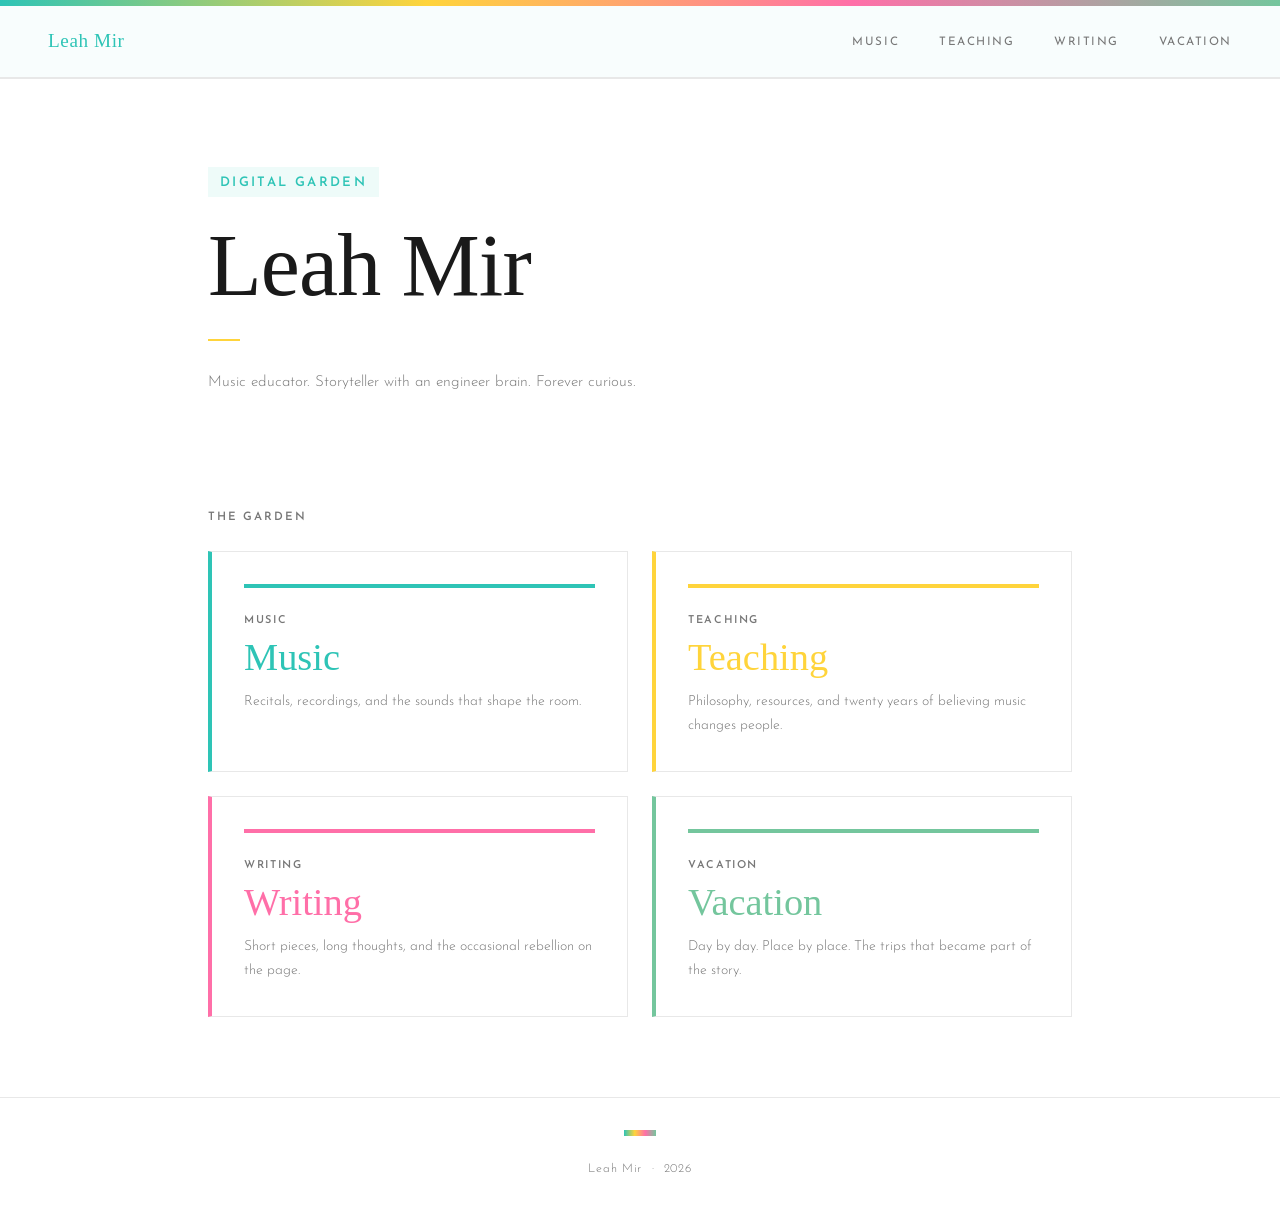
<file: index.html>
<!DOCTYPE html>
<html lang="en">
<head>
  <meta charset="UTF-8">
  <meta name="viewport" content="width=device-width, initial-scale=1.0">
  <title>Leah Mir</title>
  <meta name="description" content="Leah Mir — Music educator, storyteller, digital garden.">
  <link rel="stylesheet" href="style.css">
</head>
<body>

  <!-- Gradient bar (Turquoise → Yellow → Pink → Green) -->
  <div class="gradient-bar"></div>

  <!-- Navigation — built from site-config.js -->
  <nav class="site-nav">
    <a href="index.html" class="site-nav__logo">Leah Mir</a>
    <ul class="site-nav__links" id="nav-links"></ul>
  </nav>

  <!-- Hero -->
  <main class="page-wrap">
    <section class="hero">
      <p class="hero__eyebrow">Digital Garden</p>
      <h1 class="hero__name" id="hero-name"></h1>
      <span class="yellow-rule" style="margin-top:1.75rem;"></span>
      <p class="hero__tagline" id="hero-tagline"></p>
    </section>

    <!-- Section cards — built from site-config.js -->
    <p class="sections-label">The Garden</p>
    <div class="section-grid" id="section-grid"></div>
  </main>

  <!-- Footer -->
  <footer class="site-footer">
    <div class="gradient-bar"></div>
    <p style="margin-top:1.5rem;">Leah Mir &nbsp;&middot;&nbsp; <span id="footer-year"></span></p>
  </footer>

  <!-- Site config must load before the inline script runs -->
  <script src="site-config.js"></script>
  <script>
    (function () {
      const { name, tagline, sections } = SITE_CONFIG;

      // Hero
      document.getElementById('hero-name').textContent    = name;
      document.getElementById('hero-tagline').textContent = tagline;
      document.getElementById('footer-year').textContent  = new Date().getFullYear();

      // Navigation
      const navEl = document.getElementById('nav-links');
      sections.forEach(function (s) {
        var li = document.createElement('li');
        var a  = document.createElement('a');
        a.href        = s.href;
        a.textContent = s.title;
        li.appendChild(a);
        navEl.appendChild(li);
      });

      // Section cards
      var gridEl = document.getElementById('section-grid');
      sections.forEach(function (s) {
        var card = document.createElement('a');
        card.href      = s.href;
        card.className = 'section-card';
        card.style.borderLeft = '4px solid ' + s.accent;
        card.innerHTML =
          '<span class="section-card__bar" style="background:' + s.accent + '"></span>' +
          '<p class="section-card__label">' + s.title + '</p>' +
          '<h2 class="section-card__title" style="color:' + s.accent + '">' + s.title + '</h2>' +
          '<p class="section-card__desc">' + s.description + '</p>';
        gridEl.appendChild(card);
      });
    })();
  </script>

</body>
</html>
</file>
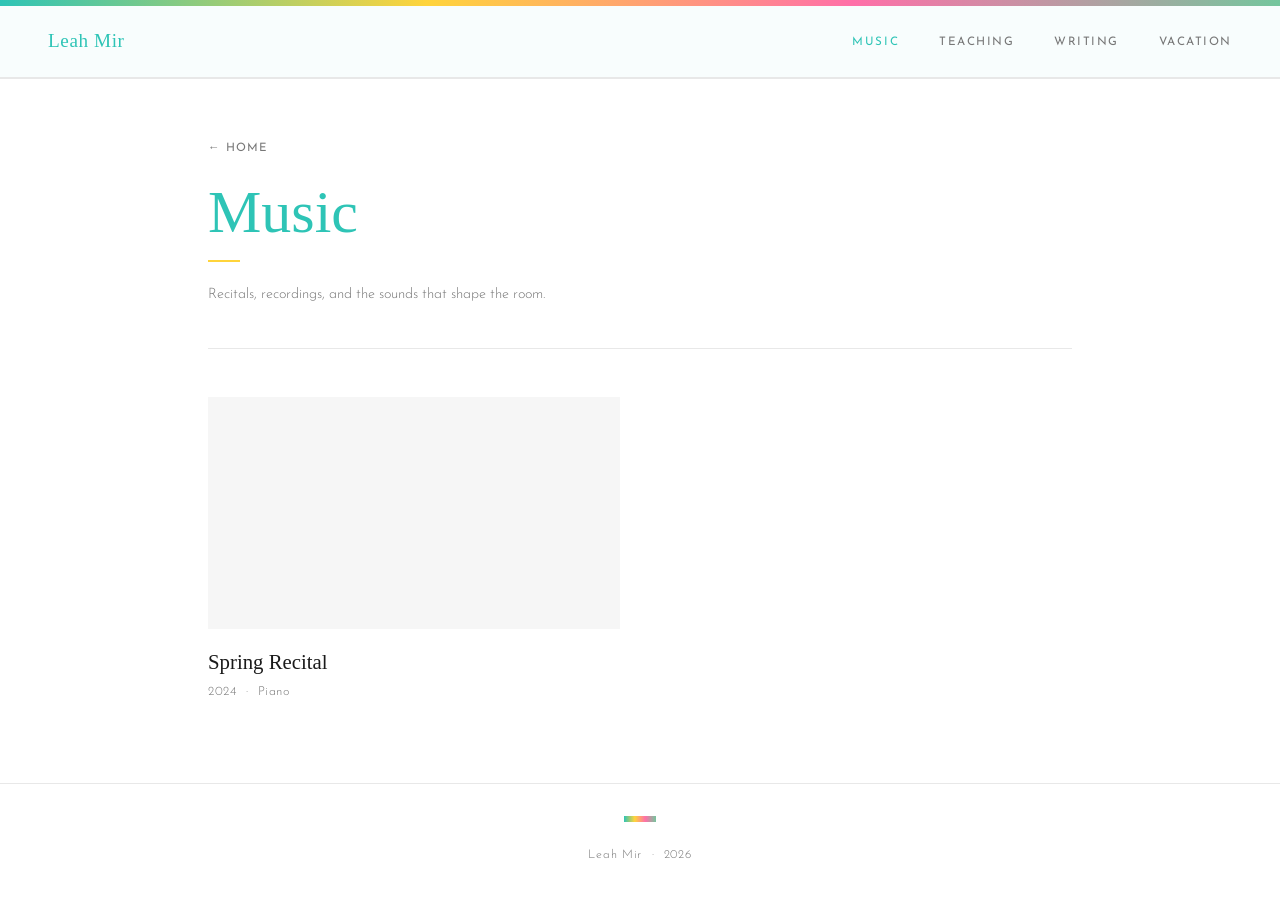
<file: music.html>
<!DOCTYPE html>
<html lang="en">
<head>
  <meta charset="UTF-8">
  <meta name="viewport" content="width=device-width, initial-scale=1.0">
  <title>Music — Leah Mir</title>
  <link rel="stylesheet" href="style.css">
</head>
<body>

  <div class="gradient-bar"></div>

  <nav class="site-nav">
    <a href="index.html" class="site-nav__logo">Leah Mir</a>
    <ul class="site-nav__links" id="nav-links"></ul>
  </nav>

  <main class="page-wrap">

    <div class="inner-hero">
      <a href="index.html" class="inner-hero__back">&larr; Home</a>
      <h1>Music</h1>
      <span class="yellow-rule" style="margin-top:1rem;margin-bottom:1.25rem;"></span>
      <p>Recitals, recordings, and the sounds that shape the room.</p>
    </div>

    <!--
      ═══════════════════════════════════════════════
      HOW TO ADD A YOUTUBE VIDEO
      ═══════════════════════════════════════════════
      1. Go to your YouTube video
      2. Click Share → Embed
      3. Copy the URL inside src="..." — it looks like:
         https://www.youtube.com/embed/SOME_ID_HERE
      4. Copy one of the .video-item blocks below
      5. Replace the src URL and the title/year
      6. Upload the updated music.html to GitHub
      ═══════════════════════════════════════════════
    -->

    <div class="video-grid">

      <!-- ── Video 1 — Replace VIDEO_ID_HERE with your actual YouTube video ID ── -->
      <div class="video-item">
        <div class="video-item__embed">
          <iframe
            src="https://www.youtube.com/embed/VIDEO_ID_HERE"
            title="Spring Recital 2024"
            allow="accelerometer; autoplay; clipboard-write; encrypted-media; gyroscope; picture-in-picture"
            allowfullscreen>
          </iframe>
        </div>
        <h3 class="video-item__title">Spring Recital</h3>
        <p class="video-item__meta">2024 &nbsp;&middot;&nbsp; Piano</p>
      </div>

      <!-- ── Add more video blocks below — copy the block above ── -->

    </div>

  </main>

  <footer class="site-footer">
    <div class="gradient-bar"></div>
    <p style="margin-top:1.5rem;">Leah Mir &nbsp;&middot;&nbsp; <span id="footer-year"></span></p>
  </footer>

  <script src="site-config.js"></script>
  <script>
    document.getElementById('footer-year').textContent = new Date().getFullYear();
    var navEl = document.getElementById('nav-links');
    SITE_CONFIG.sections.forEach(function (s) {
      var li = document.createElement('li');
      var a  = document.createElement('a');
      a.href        = s.href;
      a.textContent = s.title;
      if (s.id === 'music') a.classList.add('active');
      li.appendChild(a);
      navEl.appendChild(li);
    });
  </script>

</body>
</html>
</file>
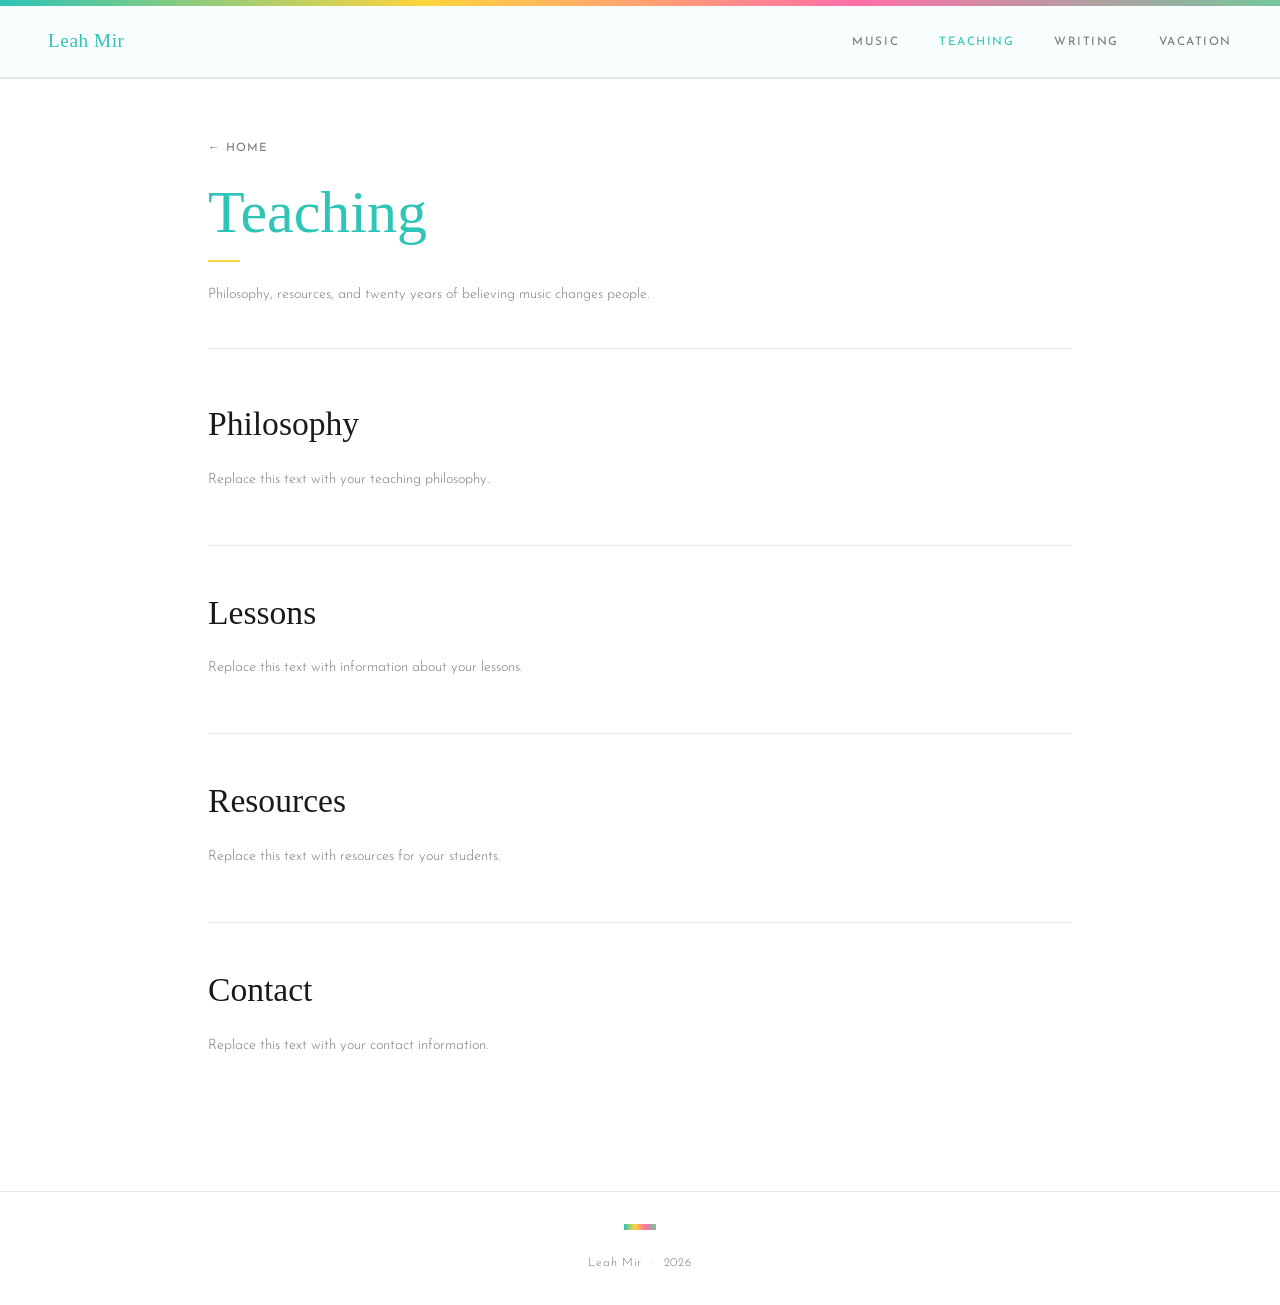
<file: teaching.html>
<!DOCTYPE html>
<html lang="en">
<head>
  <meta charset="UTF-8">
  <meta name="viewport" content="width=device-width, initial-scale=1.0">
  <title>Teaching — Leah Mir</title>
  <link rel="stylesheet" href="style.css">
</head>
<body>

  <div class="gradient-bar"></div>

  <nav class="site-nav">
    <a href="index.html" class="site-nav__logo">Leah Mir</a>
    <ul class="site-nav__links" id="nav-links"></ul>
  </nav>

  <main class="page-wrap">

    <div class="inner-hero">
      <a href="index.html" class="inner-hero__back">&larr; Home</a>
      <h1>Teaching</h1>
      <span class="yellow-rule" style="margin-top:1rem;margin-bottom:1.25rem;"></span>
      <p>Philosophy, resources, and twenty years of believing music changes people.</p>
    </div>

    <!-- ──────────────────────────────────────────
         Fill in your content below.
         Each .teaching-section is one block.
         Add as many blocks as you like.
    ────────────────────────────────────────── -->

    <div class="teaching-section">
      <h2>Philosophy</h2>
      <p>
        <!-- Write a few sentences about your teaching approach here. -->
        Replace this text with your teaching philosophy.
      </p>
    </div>

    <div class="teaching-section">
      <h2>Lessons</h2>
      <p>
        <!-- Details about lessons: who they're for, what to expect, etc. -->
        Replace this text with information about your lessons.
      </p>
    </div>

    <div class="teaching-section">
      <h2>Resources</h2>
      <p>
        <!-- Links to sheet music, recommended books, recordings, etc. -->
        Replace this text with resources for your students.
      </p>
    </div>

    <div class="teaching-section">
      <h2>Contact</h2>
      <p>
        <!-- How families or prospective students can reach you. -->
        Replace this text with your contact information.
      </p>
    </div>

  </main>

  <footer class="site-footer">
    <div class="gradient-bar"></div>
    <p style="margin-top:1.5rem;">Leah Mir &nbsp;&middot;&nbsp; <span id="footer-year"></span></p>
  </footer>

  <script src="site-config.js"></script>
  <script>
    document.getElementById('footer-year').textContent = new Date().getFullYear();
    var navEl = document.getElementById('nav-links');
    SITE_CONFIG.sections.forEach(function (s) {
      var li = document.createElement('li');
      var a  = document.createElement('a');
      a.href        = s.href;
      a.textContent = s.title;
      if (s.id === 'teaching') a.classList.add('active');
      li.appendChild(a);
      navEl.appendChild(li);
    });
  </script>

</body>
</html>
</file>
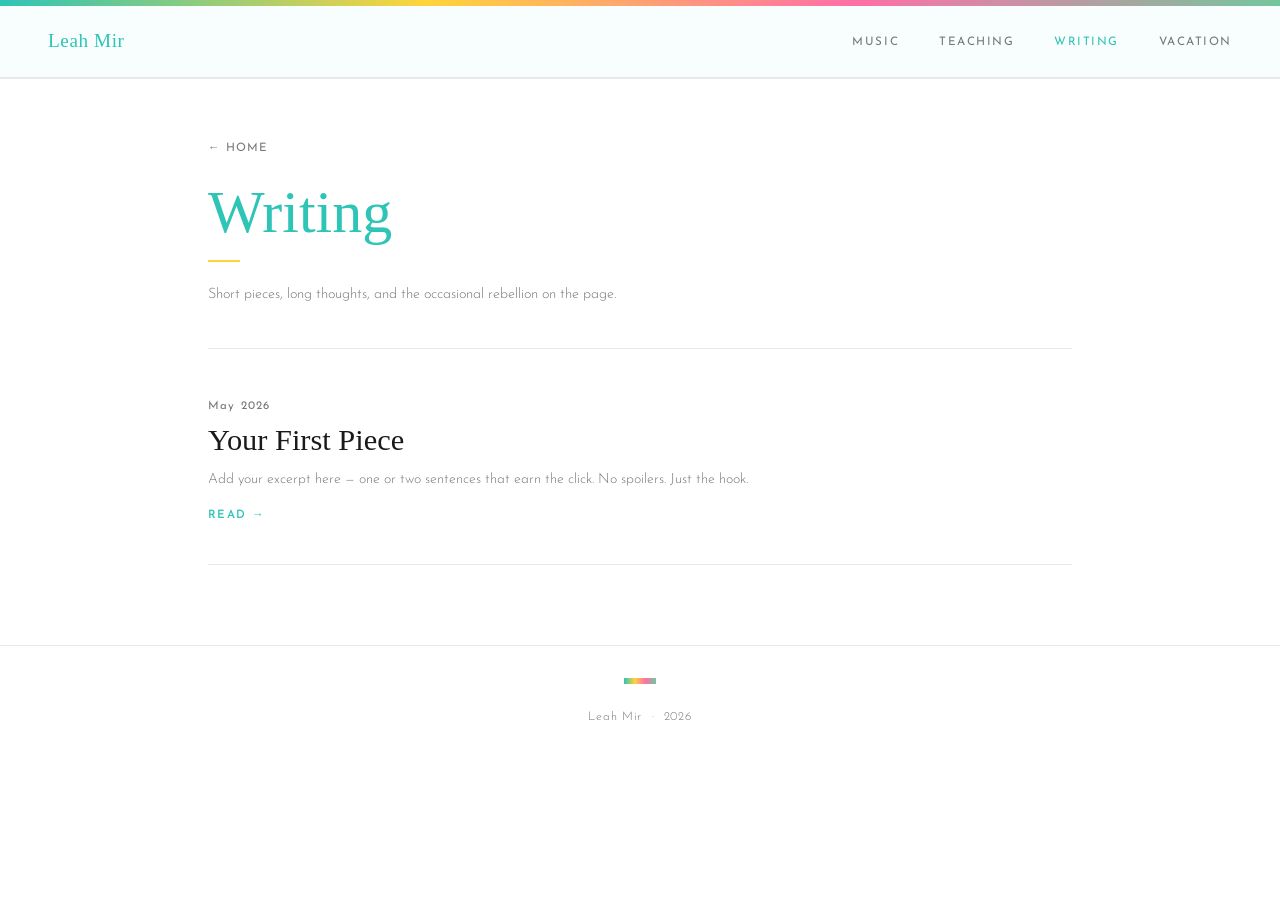
<file: writing.html>
<!DOCTYPE html>
<html lang="en">
<head>
  <meta charset="UTF-8">
  <meta name="viewport" content="width=device-width, initial-scale=1.0">
  <title>Writing — Leah Mir</title>
  <link rel="stylesheet" href="style.css">
</head>
<body>

  <div class="gradient-bar"></div>

  <nav class="site-nav">
    <a href="index.html" class="site-nav__logo">Leah Mir</a>
    <ul class="site-nav__links" id="nav-links"></ul>
  </nav>

  <main class="page-wrap">

    <div class="inner-hero">
      <a href="index.html" class="inner-hero__back">&larr; Home</a>
      <h1>Writing</h1>
      <span class="yellow-rule" style="margin-top:1rem;margin-bottom:1.25rem;"></span>
      <p>Short pieces, long thoughts, and the occasional rebellion on the page.</p>
    </div>

    <!--
      ═══════════════════════════════════════════════
      HOW TO ADD A PIECE OF WRITING
      ═══════════════════════════════════════════════
      Copy one of the .writing-entry blocks below.
      Fill in the date, title, and excerpt.

      For the link (href):
        - If the piece is on Substack, Medium, or elsewhere:
          use that full URL, e.g. href="https://medium.com/..."
        - If you want to host it here:
          create a new .html file (like "essay-title.html")
          and set href="essay-title.html"

      Newest piece goes at the top.
      ═══════════════════════════════════════════════
    -->

    <div class="writing-list">

      <!-- ── Piece 1 — replace with your own ── -->
      <article class="writing-entry">
        <p class="writing-entry__date">May 2026</p>
        <h2 class="writing-entry__title">Your First Piece</h2>
        <p class="writing-entry__excerpt">
          Add your excerpt here — one or two sentences that earn the click.
          No spoilers. Just the hook.
        </p>
        <a href="#" class="writing-entry__link">Read &rarr;</a>
      </article>

      <!-- ── Copy this block to add another piece ── -->
      <!--
      <article class="writing-entry">
        <p class="writing-entry__date">January 2026</p>
        <h2 class="writing-entry__title">Second Piece Title</h2>
        <p class="writing-entry__excerpt">
          Excerpt goes here.
        </p>
        <a href="#" class="writing-entry__link">Read &rarr;</a>
      </article>
      -->

    </div>

  </main>

  <footer class="site-footer">
    <div class="gradient-bar"></div>
    <p style="margin-top:1.5rem;">Leah Mir &nbsp;&middot;&nbsp; <span id="footer-year"></span></p>
  </footer>

  <script src="site-config.js"></script>
  <script>
    document.getElementById('footer-year').textContent = new Date().getFullYear();
    var navEl = document.getElementById('nav-links');
    SITE_CONFIG.sections.forEach(function (s) {
      var li = document.createElement('li');
      var a  = document.createElement('a');
      a.href        = s.href;
      a.textContent = s.title;
      if (s.id === 'writing') a.classList.add('active');
      li.appendChild(a);
      navEl.appendChild(li);
    });
  </script>

</body>
</html>
</file>
<file: style.css>
/* ============================================================
   LEAH MIR — DIGITAL GARDEN
   "White space does the work; color is the rebellion."
   ============================================================ */

@import url('https://fonts.googleapis.com/css2?family=Cormorant+Garant:ital,wght@0,400;0,500;1,400;1,500&family=Josefin+Sans:wght@300;400;600&display=swap');

/* --- Variables --- */
:root {
  --turquoise: #2EC4B6;
  --yellow:    #FFD43B;
  --pink:      #FF6FA8;
  --green:     #74C69D;
  --white:     #FFFFFF;
  --gray-100:  #F6F6F6;
  --gray-200:  #E8E8E8;
  --gray-400:  #AAAAAA;
  --text:      #1A1A1A;
  --text-muted:#777777;
}

/* --- Reset --- */
*, *::before, *::after { box-sizing: border-box; margin: 0; padding: 0; }
img { max-width: 100%; display: block; }
a   { text-decoration: none; color: inherit; }
ul  { list-style: none; }

/* --- Base --- */
body {
  font-family: 'Josefin Sans', sans-serif;
  font-weight: 300;
  color: var(--text);
  background: var(--white);
  line-height: 1.6;
}

/* ============================================================
   SHARED COMPONENTS
   ============================================================ */

/* Gradient bar — top and bottom of every page */
.gradient-bar {
  height: 6px;
  background: linear-gradient(to right, var(--turquoise), var(--yellow), var(--pink), var(--green));
  width: 100%;
  display: block;
}

/* Yellow rule — section divider, 32px wide per brand brief */
.yellow-rule {
  width: 32px;
  height: 2px;
  background: var(--yellow);
  display: block;
}

/* Navigation */
.site-nav {
  padding: 1.25rem 3rem;
  display: flex;
  justify-content: space-between;
  align-items: center;
  border-bottom: 2px solid var(--gray-200);
  background: rgba(46, 196, 182, 0.03);
}

.site-nav__logo {
  font-family: 'Cormorant Garant', serif;
  font-size: 1.2rem;
  font-weight: 400;
  letter-spacing: 0.03em;
  color: var(--turquoise);
}

.site-nav__links {
  display: flex;
  gap: 2.5rem;
}

.site-nav__links a {
  font-size: 0.73rem;
  font-weight: 400;
  letter-spacing: 0.13em;
  text-transform: uppercase;
  color: var(--text-muted);
  transition: color 0.2s;
}

.site-nav__links a:hover,
.site-nav__links a.active {
  color: var(--turquoise);
}

/* Page wrapper */
.page-wrap {
  max-width: 960px;
  margin: 0 auto;
  padding: 0 3rem;
}

/* Footer */
.site-footer {
  border-top: 1px solid var(--gray-200);
  padding: 2rem 3rem;
  text-align: center;
  font-size: 0.75rem;
  color: var(--text-muted);
  letter-spacing: 0.06em;
}

.site-footer .gradient-bar {
  width: 32px;
  margin: 0 auto 1.5rem;
}

/* ============================================================
   INDEX PAGE — HERO + SECTION GRID
   ============================================================ */

.hero {
  padding: 5.5rem 0 4rem;
}

.hero__eyebrow {
  font-size: 0.82rem;
  font-weight: 600;
  letter-spacing: 0.18em;
  text-transform: uppercase;
  color: var(--turquoise);
  margin-bottom: 1.5rem;
  background: rgba(46, 196, 182, 0.08);
  display: inline-block;
  padding: 0.3rem 0.75rem;
}

.hero__name {
  font-family: 'Cormorant Garant', serif;
  font-size: 5.5rem;
  font-weight: 400;
  line-height: 1.02;
  letter-spacing: -0.01em;
}

.hero__tagline {
  font-size: 0.95rem;
  font-weight: 300;
  color: var(--text-muted);
  max-width: 460px;
  line-height: 1.8;
  margin-top: 1.75rem;
}

.sections-label {
  font-size: 0.72rem;
  font-weight: 600;
  letter-spacing: 0.16em;
  text-transform: uppercase;
  color: var(--text-muted);
  margin: 3rem 0 1.5rem;
}

.section-grid {
  display: grid;
  grid-template-columns: repeat(2, 1fr);
  gap: 1.5rem;
  padding-bottom: 5rem;
}

.section-card {
  display: block;
  border: 1px solid var(--gray-200);
  padding: 2rem;
  color: var(--text);
  transition: border-color 0.25s ease, box-shadow 0.25s ease;
}

.section-card:hover {
  border-color: var(--turquoise);
  box-shadow: 0 2px 18px rgba(46, 196, 182, 0.08);
}

.section-card__bar {
  display: block;
  width: 100%;
  height: 4px;
  margin-bottom: 1.5rem;
}

.section-card__label {
  font-size: 0.68rem;
  font-weight: 600;
  letter-spacing: 0.15em;
  text-transform: uppercase;
  color: var(--text-muted);
  margin-bottom: 0.4rem;
}

.section-card__title {
  font-family: 'Cormorant Garant', serif;
  font-size: 2.4rem;
  font-weight: 400;
  line-height: 1.1;
  margin-bottom: 0.75rem;
}

.section-card__desc {
  font-size: 0.875rem;
  font-weight: 300;
  color: var(--text-muted);
  line-height: 1.75;
}

/* ============================================================
   INNER PAGE — SHARED HEADER
   ============================================================ */

.inner-hero {
  padding: 3.5rem 0 2.5rem;
  border-bottom: 1px solid var(--gray-200);
  margin-bottom: 3rem;
}

.inner-hero__back {
  display: inline-block;
  font-size: 0.72rem;
  font-weight: 400;
  letter-spacing: 0.1em;
  text-transform: uppercase;
  color: var(--text-muted);
  margin-bottom: 1.5rem;
  transition: color 0.2s;
}

.inner-hero__back:hover { color: var(--turquoise); }

.inner-hero h1 {
  font-family: 'Cormorant Garant', serif;
  font-size: 3.75rem;
  font-weight: 400;
  line-height: 1.05;
  margin-bottom: 0.5rem;
  color: var(--turquoise);
}

.inner-hero p {
  font-size: 0.9rem;
  font-weight: 300;
  color: var(--text-muted);
  max-width: 480px;
  line-height: 1.8;
  margin-top: 1.25rem;
}

/* ============================================================
   MUSIC PAGE
   ============================================================ */

.video-grid {
  display: grid;
  grid-template-columns: repeat(2, 1fr);
  gap: 2.5rem;
  padding-bottom: 5rem;
}

.video-item__embed {
  position: relative;
  padding-bottom: 56.25%; /* 16:9 */
  height: 0;
  overflow: hidden;
  background: var(--gray-100);
  margin-bottom: 1rem;
}

.video-item__embed iframe {
  position: absolute;
  top: 0; left: 0;
  width: 100%; height: 100%;
  border: none;
}

.video-item__title {
  font-family: 'Cormorant Garant', serif;
  font-size: 1.3rem;
  font-weight: 400;
  margin-bottom: 0.3rem;
}

.video-item__meta {
  font-size: 0.78rem;
  color: var(--text-muted);
  letter-spacing: 0.05em;
}

/* ============================================================
   WRITING PAGE
   ============================================================ */

.writing-list {
  padding-bottom: 5rem;
}

.writing-entry {
  padding: 2.25rem 0;
  border-bottom: 1px solid var(--gray-200);
}

.writing-entry:first-child { padding-top: 0; }

.writing-entry__date {
  font-size: 0.72rem;
  font-weight: 400;
  letter-spacing: 0.1em;
  color: var(--text-muted);
  margin-bottom: 0.5rem;
}

.writing-entry__title {
  font-family: 'Cormorant Garant', serif;
  font-size: 1.9rem;
  font-weight: 400;
  line-height: 1.15;
  margin-bottom: 0.6rem;
}

.writing-entry__excerpt {
  font-size: 0.88rem;
  color: var(--text-muted);
  line-height: 1.75;
  max-width: 580px;
}

.writing-entry__link {
  display: inline-block;
  margin-top: 0.85rem;
  font-size: 0.72rem;
  font-weight: 600;
  letter-spacing: 0.12em;
  text-transform: uppercase;
  color: var(--turquoise);
  transition: opacity 0.2s;
}

.writing-entry__link:hover { opacity: 0.7; }

/* ============================================================
   TEACHING PAGE
   ============================================================ */

.teaching-section {
  padding-bottom: 2.5rem;
  margin-bottom: 2.5rem;
  border-bottom: 1px solid var(--gray-200);
}

.teaching-section:last-child {
  border-bottom: none;
  padding-bottom: 5rem;
}

.teaching-section h2 {
  font-family: 'Cormorant Garant', serif;
  font-size: 2.1rem;
  font-weight: 400;
  margin-bottom: 1rem;
}

.teaching-section p {
  font-size: 0.9rem;
  color: var(--text-muted);
  line-height: 1.8;
  max-width: 600px;
  margin-bottom: 0.75rem;
}

/* ============================================================
   VACATION PAGE — APP LAYOUT
   ============================================================ */

/* Full-height three-column layout */
.vacation-layout {
  display: flex;
  height: calc(100vh - 53px); /* minus gradient bar + nav */
  overflow: hidden;
}

/* --- Left panel: vacation list + day list --- */
.v-sidebar {
  width: 270px;
  min-width: 270px;
  border-right: 1px solid var(--gray-200);
  display: flex;
  flex-direction: column;
  overflow-y: auto;
  background: var(--white);
}

.v-sidebar__header {
  padding: 1.5rem 1.5rem 1rem;
  border-bottom: 1px solid var(--gray-200);
  flex-shrink: 0;
}

.v-sidebar__home {
  display: block;
  font-size: 0.68rem;
  font-weight: 400;
  letter-spacing: 0.1em;
  text-transform: uppercase;
  color: var(--text-muted);
  margin-bottom: 0.6rem;
  transition: color 0.2s;
}

.v-sidebar__home:hover { color: var(--turquoise); }

.v-sidebar__title {
  font-family: 'Cormorant Garant', serif;
  font-size: 1.05rem;
  font-weight: 400;
  color: var(--text);
}

/* Vacation list items */
.v-vac-list { padding: 0.5rem 0; }

.v-vac-item {
  display: block;
  width: 100%;
  text-align: left;
  background: none;
  border: none;
  border-left: 3px solid transparent;
  padding: 0.75rem 1.5rem;
  cursor: pointer;
  font-family: 'Josefin Sans', sans-serif;
  font-size: 0.85rem;
  font-weight: 400;
  color: var(--text-muted);
  transition: all 0.2s;
  line-height: 1.4;
}

.v-vac-item:hover { background: var(--gray-100); color: var(--text); }
.v-vac-item.active { border-left-color: var(--turquoise); background: var(--gray-100); color: var(--text); }

.v-vac-item__year {
  display: block;
  font-size: 0.68rem;
  color: var(--text-muted);
  margin-top: 0.1rem;
}

/* Day list */
.v-day-section {
  border-top: 1px solid var(--gray-200);
  padding: 0.5rem 0;
  display: none;
}

.v-day-section.visible { display: block; }

.v-day-section__label {
  padding: 0.6rem 1.5rem 0.3rem;
  font-size: 0.68rem;
  font-weight: 600;
  letter-spacing: 0.12em;
  text-transform: uppercase;
  color: var(--text-muted);
}

.v-day-item {
  display: block;
  width: 100%;
  text-align: left;
  background: none;
  border: none;
  border-left: 3px solid transparent;
  padding: 0.55rem 1.5rem 0.55rem 2rem;
  cursor: pointer;
  font-family: 'Josefin Sans', sans-serif;
  font-size: 0.8rem;
  font-weight: 300;
  color: var(--text-muted);
  transition: all 0.2s;
  line-height: 1.4;
}

.v-day-item:hover { background: var(--gray-100); color: var(--text); }
.v-day-item.active { border-left-color: var(--green); background: var(--gray-100); color: var(--text); font-weight: 400; }

.v-day-item__num {
  font-weight: 600;
  color: var(--turquoise);
  margin-right: 0.35rem;
  font-size: 0.75rem;
}

/* --- Center: Map --- */
.v-map-area {
  flex: 1;
  position: relative;
  min-width: 0;
}

#vacation-map {
  width: 100%;
  height: 100%;
}

/* Leaflet popup brand style */
.leaflet-popup-content-wrapper {
  border-radius: 0 !important;
  font-family: 'Josefin Sans', sans-serif !important;
  font-weight: 300;
  font-size: 0.8rem;
  box-shadow: 0 2px 12px rgba(0,0,0,0.12) !important;
}

.leaflet-popup-content b {
  font-weight: 600;
  font-family: 'Cormorant Garant', serif;
  font-size: 1rem;
}

/* --- Right panel: Day detail --- */
.v-detail {
  width: 300px;
  min-width: 300px;
  border-left: 1px solid var(--gray-200);
  padding: 2rem 1.75rem;
  overflow-y: auto;
  background: var(--white);
  display: none;
}

.v-detail.visible { display: block; }

.v-detail__day-label {
  font-size: 0.68rem;
  font-weight: 600;
  letter-spacing: 0.14em;
  text-transform: uppercase;
  color: var(--turquoise);
  margin-bottom: 0.25rem;
}

.v-detail__date {
  font-size: 0.78rem;
  color: var(--text-muted);
  margin-bottom: 1.25rem;
}

.v-detail__title {
  font-family: 'Cormorant Garant', serif;
  font-size: 1.9rem;
  font-weight: 400;
  line-height: 1.15;
  margin-bottom: 1rem;
}

.v-detail__rule {
  width: 32px;
  height: 2px;
  background: var(--yellow);
  margin-bottom: 1.25rem;
}

.v-detail__notes {
  font-size: 0.875rem;
  font-weight: 300;
  line-height: 1.8;
  color: var(--text);
  margin-bottom: 1.75rem;
}

.v-detail__highlights-label {
  font-size: 0.68rem;
  font-weight: 600;
  letter-spacing: 0.14em;
  text-transform: uppercase;
  color: var(--text-muted);
  margin-bottom: 0.75rem;
}

.v-detail__highlights { list-style: none; }

.v-detail__highlights li {
  font-size: 0.84rem;
  font-weight: 300;
  color: var(--text-muted);
  padding: 0.45rem 0;
  border-bottom: 1px solid var(--gray-200);
  display: flex;
  align-items: center;
  gap: 0.6rem;
}

.v-detail__highlights li::before {
  content: '';
  display: inline-block;
  width: 5px;
  height: 5px;
  background: var(--green);
  border-radius: 50%;
  flex-shrink: 0;
}

/* ============================================================
   RESPONSIVE
   ============================================================ */

@media (max-width: 768px) {
  .site-nav { padding: 1rem 1.25rem; }
  .site-nav__links { gap: 1.25rem; }
  .page-wrap { padding: 0 1.25rem; }
  .hero__name { font-size: 3.25rem; }
  .section-grid { grid-template-columns: 1fr; }
  .video-grid { grid-template-columns: 1fr; }

  .vacation-layout {
    flex-direction: column;
    height: auto;
    overflow: visible;
  }
  .v-sidebar {
    width: 100%;
    min-width: 0;
    max-height: 220px;
    border-right: none;
    border-bottom: 1px solid var(--gray-200);
  }
  .v-map-area { height: 60vw; min-height: 280px; }
  .v-detail {
    width: 100%;
    min-width: 0;
    border-left: none;
    border-top: 1px solid var(--gray-200);
  }
}
</file>
